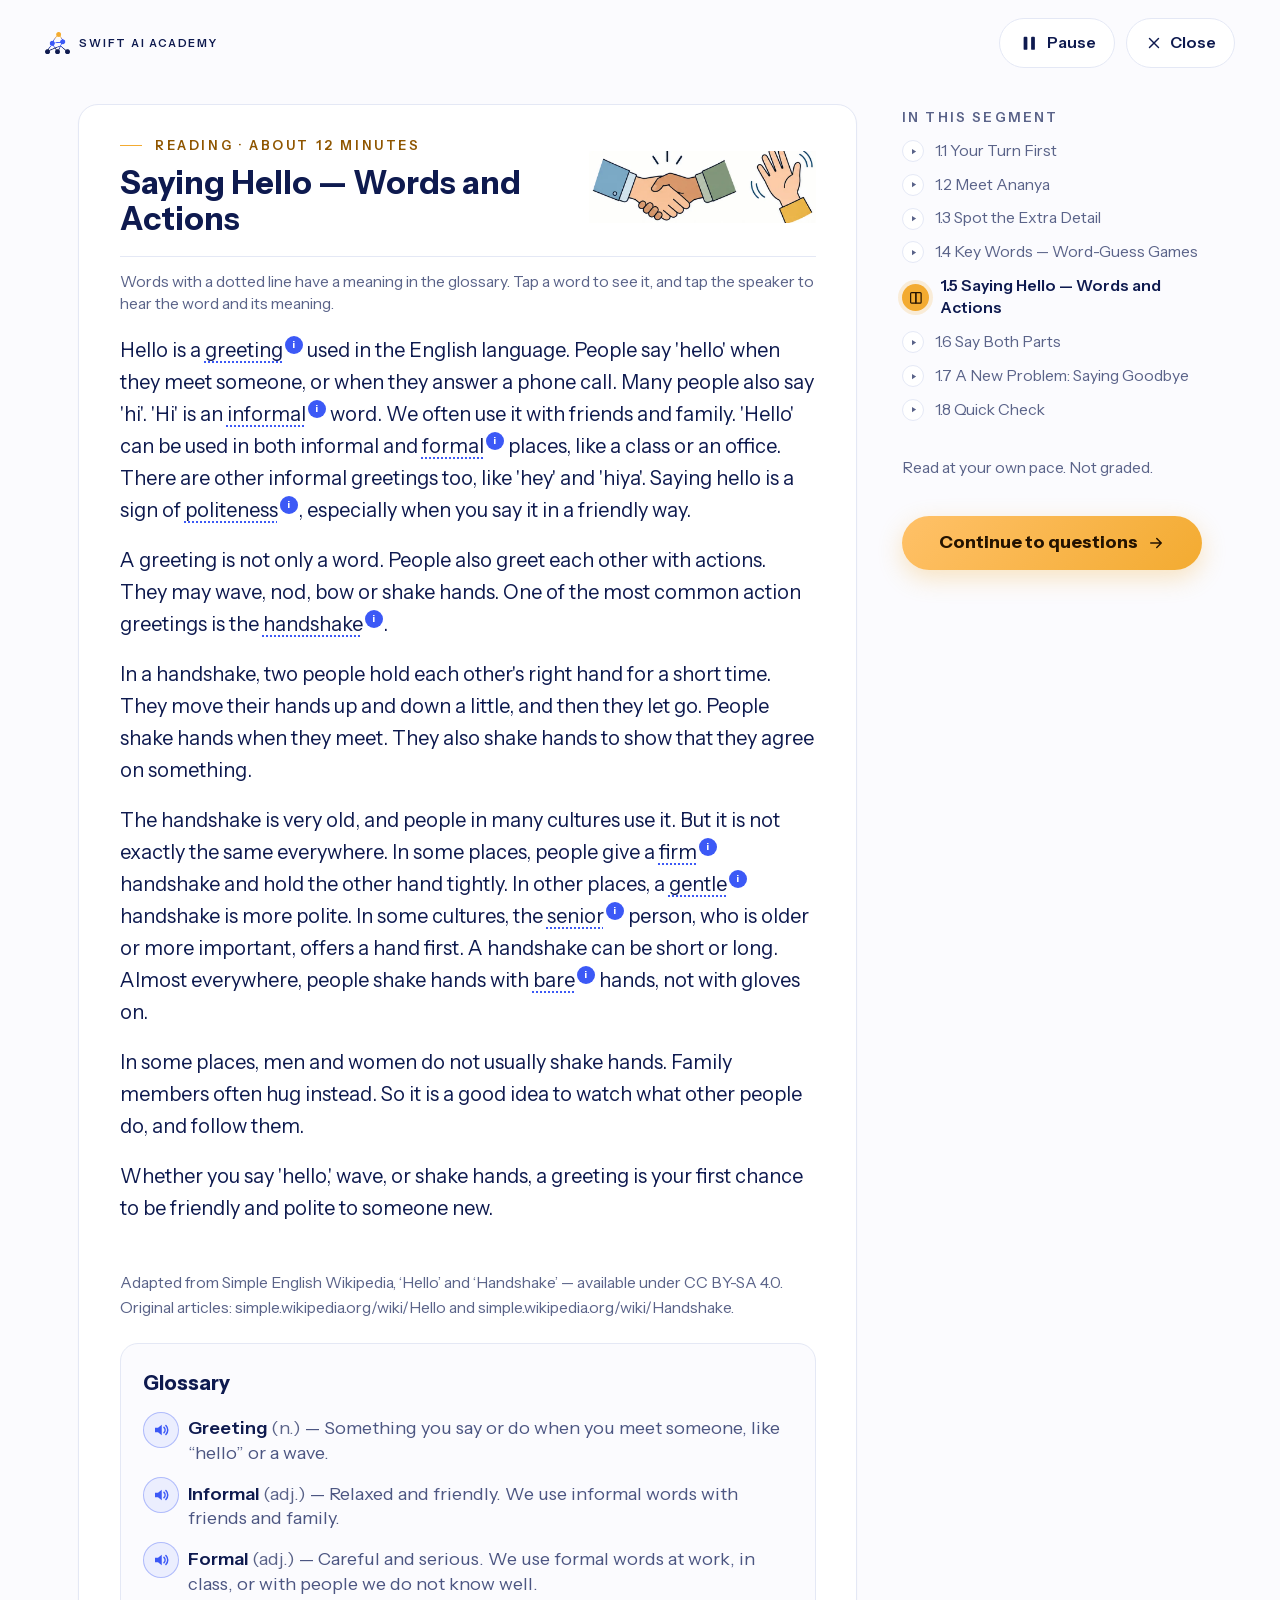
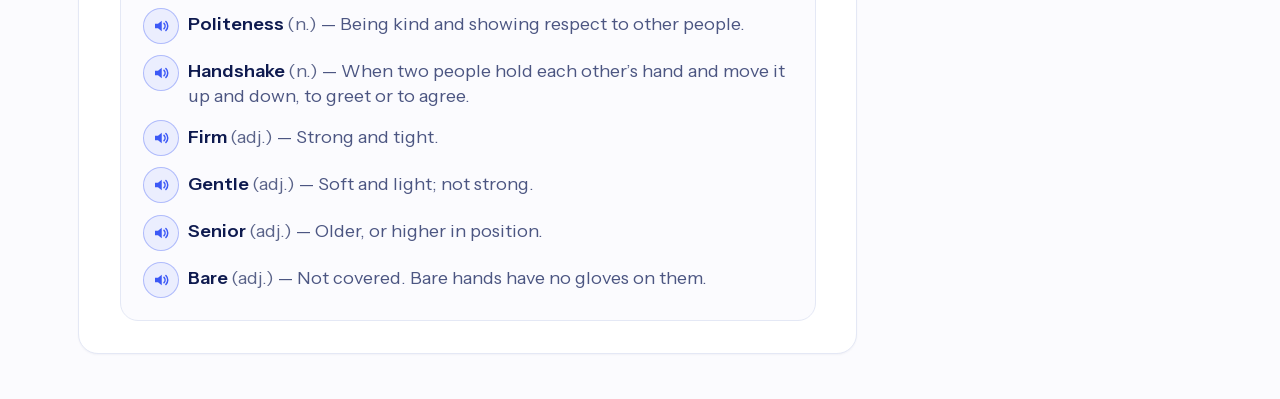
<file: index.html>
<!DOCTYPE html><html lang="en" class="Vgh3NW_variable NKU_Lq_variable h-full antialiased"><head><meta charSet="utf-8"/><meta name="viewport" content="width=device-width, initial-scale=1"/><link rel="preload" href="./_next/static/media/dc6d2a64e9dbf3bc-s.p.3mjzw95c0-_52.woff2" as="font" crossorigin="" type="font/woff2"/><link rel="preload" href="./_next/static/media/f06bf9da926bae75-s.p.2874ccu1_u7jf.woff2" as="font" crossorigin="" type="font/woff2"/><link rel="stylesheet" href="./_next/static/chunks/3xs5hng95fgbe.css" data-precedence="next"/><link rel="preload" as="script" fetchPriority="low" href="./_next/static/chunks/3333gs1h_w689.js"/><script src="./_next/static/chunks/40dt_obvaaqts.js" async=""></script><script src="./_next/static/chunks/3dmm3v_fq28gc.js" async=""></script><script src="./_next/static/chunks/turbopack-1gg8ko_ilveme.js" async=""></script><script src="./_next/static/chunks/0umf92h1sb77c.js" async=""></script><script src="./_next/static/chunks/33gt0_tsm--z5.js" async=""></script><title>Meeting Someone New</title><meta name="description" content="Everyday Workplace Communication — Module 1, Segment 1, Stages 1.1–1.8."/><link rel="icon" href="/favicon.ico?favicon.117ezoe8m31dk.ico" sizes="48x48" type="image/x-icon"/><meta name="next-size-adjust" content=""/><script src="./_next/static/chunks/0cz1d0mv5g_q7.js" noModule=""></script></head><body class="min-h-full"><div hidden=""><!--$--><!--/$--></div><!--$--><!--/$--><script id="_R_">(globalThis["TURBOPACK"] || (globalThis["TURBOPACK"] = [])).push({"otherChunks":["static/chunks/3333gs1h_w689.js","static/chunks/40dt_obvaaqts.js","static/chunks/3dmm3v_fq28gc.js"],"runtimeModuleIds":[94553]});</script><script src="./_next/static/chunks/3333gs1h_w689.js" async=""></script><script>(self.__next_f=self.__next_f||[]).push([0])</script><script>self.__next_f.push([1,"1:\"$Sreact.fragment\"\n2:\"./_next/static/chunks/0umf92h1sb77c.js\"\n3:I[39756,[\"$2\"],\"default\"]\n4:I[37457,[\"$2\"],\"default\"]\n6:\"./_next/static/chunks/33gt0_tsm--z5.js\"\n7:I[2035,[\"$2\",\"$6\"],\"StandaloneStage\"]\n8:I[97367,[\"$2\"],\"OutletBoundary\"]\n9:\"$Sreact.suspense\"\nb:\"ViewportBoundary\"\nc:I[97367,[\"$2\"],\"$b\"]\ne:\"MetadataBoundary\"\nf:I[97367,[\"$2\"],\"$e\"]\n11:I[68027,[\"$2\"],\"default\",1]\n:HL[\"./_next/static/chunks/3xs5hng95fgbe.css\",\"style\"]\n:HL[\"./_next/static/media/dc6d2a64e9dbf3bc-s.p.3mjzw95c0-_52.woff2\",\"font\",{\"crossOrigin\":\"\",\"type\":\"font/woff2\"}]\n:HL[\"./_next/static/media/f06bf9da926bae75-s.p.2874ccu1_u7jf.woff2\",\"font\",{\"crossOrigin\":\"\",\"type\":\"font/woff2\"}]\n5:[[\"children\",{\"s\":\"__PAGE__\",\"h\":512,\"d\":{\"r\":[\"$\",\"$1\",\"c\",{\"children\":[[\"$\",\"$L7\",null,{}],[[\"$\",\"script\",\"script-0\",{\"src\":\"./_next/static/chunks/33gt0_tsm--z5.js\",\"async\":true,\"nonce\":\"$undefined\"}]],[\"$\",\"$L8\",null,{\"children\":[\"$\",\"$9\",null,{\"name\":\"Next.MetadataOutlet\",\"children\":\"$@a\"}]}]]}],\"p\":false,\"v\":null}}]]\n0:{\"P\":null,\"c\":[\"\",\"\"],\"q\":\"\",\"i\":false,\"t\":{\"t\":{\"s\":\"\",\"h\":528,\"d\":{\"r\":[\"$\",\"$1\",\"c\",{\"children\":[[[\"$\",\"link\",\"0\",{\"rel\":\"stylesheet\",\"href\":\"./_next/static/chunks/3xs5hng95fgbe.css\",\"precedence\":\"next\",\"crossOrigin\":\"$undefined\",\"nonce\":\"$undefined\"}],[\"$\",\"script\",\"script-0\",{\"src\":\"./_next/static/chunks/0umf92h1sb77c.js\",\"async\":true,\"nonce\":\"$undefined\"}]],[\"$\",\"html\",null,{\"lang\":\"en\",\"className\":\"Vgh3NW_variable NKU_Lq_variable h-full antialiased\",\"children\":[\"$\",\"body\",null,{\"className\":\"min-h-full\",\"children\":[\"$\",\"$L3\",null,{\"parallelRouterKey\":\"children\",\"error\":\"$undefined\",\"errorStyles\":\"$undefined\",\"errorScripts\":\"$undefined\",\"template\":[\"$\",\"$L4\",null,{}],\"templateStyles\":\"$undefined\",\"templateScripts\":\"$undefined\",\"notFound\":[[[\"$\",\"title\",null,{\"children\":\"404: This page could not be found.\"}],[\"$\",\"div\",null,{\"style\":{\"fontFamily\":\"system-ui,\\\"Segoe UI\\\",Roboto,Helvetica,Arial,sans-serif,\\\"Apple Color Emoji\\\",\\\"Segoe UI Emoji\\\"\",\"height\":\"100vh\",\"textAlign\":\"center\",\"display\":\"flex\",\"flexDirection\":\"column\",\"alignItems\":\"center\",\"justifyContent\":\"center\"},\"children\":[\"$\",\"div\",null,{\"children\":[[\"$\",\"style\",null,{\"dangerouslySetInnerHTML\":{\"__html\":\"body{color:#000;background:#fff;margin:0}.next-error-h1{border-right:1px solid rgba(0,0,0,.3)}@media (prefers-color-scheme:dark){body{color:#fff;background:#000}.next-error-h1{border-right:1px solid rgba(255,255,255,.3)}}\"}}],[\"$\",\"h1\",null,{\"className\":\"next-error-h1\",\"style\":{\"display\":\"inline-block\",\"margin\":\"0 20px 0 0\",\"padding\":\"0 23px 0 0\",\"fontSize\":24,\"fontWeight\":500,\"verticalAlign\":\"top\",\"lineHeight\":\"49px\"},\"children\":404}],[\"$\",\"div\",null,{\"style\":{\"display\":\"inline-block\"},\"children\":[\"$\",\"h2\",null,{\"style\":{\"fontSize\":14,\"fontWeight\":400,\"lineHeight\":\"49px\",\"margin\":0},\"children\":\"This page could not be found.\"}]}]]}]}]],[]],\"forbidden\":\"$undefined\",\"unauthorized\":\"$undefined\"}]}]}]]}],\"p\":false,\"v\":null},\"c\":\"$Q5\"},\"h\":{\"r\":[\"$\",\"$1\",\"h\",{\"children\":[null,[\"$\",\"$Lc\",null,{\"children\":\"$Ld\"}],[\"$\",\"$Lf\",null,{\"children\":[[\"$\",\"div\",null,{\"hidden\":true,\"children\":[\"$\",\"$9\",null,{\"name\":\"Next.Metadata\",\"children\":\"$L10\"}]}],null]}],[\"$\",\"meta\",null,{\"name\":\"next-size-adjust\",\"content\":\"\"}]]}],\"p\":false,\"v\":null}},\"m\":\"$undefined\",\"G\":[\"$11\",[[\"$\",\"link\",\"0\",{\"rel\":\"stylesheet\",\"href\":\"./_next/static/chunks/3xs5hng95fgbe.css\",\"precedence\":\"next\",\"crossOrigin\":\"$undefined\",\"nonce\":\"$undefined\"}]]],\"S\":true,\"r\":\"$undefined\",\"s\":\"$undefined\",\"a\":\"$undefined\",\"l\":\"$undefined\",\"p\":\"$undefined\",\"d\":\"$undefined\",\"b\":\"5Rs9uZaspdfq0yvVsmB-M\"}\nd:[[\"$\",\"meta\",\"0\",{\"charSet\":\"utf-8\"}],[\"$\",\"meta\",\"1\",{\"name\":\"viewport\",\"content\":\"width=device-width, initial-scale=1\"}]]\n12:I[27201,[\"$2\"],\"IconMark\"]\na:null\n10:[[\"$\",\"title\",\"0\",{\"children\":\"Meeting Someone New\"}],[\"$\",\"meta\",\"1\",{\"name\":\"description\",\"content\":\"Everyday Workplace Communication — Module 1, Segment 1, Stages 1.1–1.8.\"}],[\"$\",\"link\",\"2\",{\"rel\":\"icon\",\"href\":\"/favicon.ico?favicon.117ezoe8m31dk.ico\",\"sizes\":\"48x48\",\"type\":\"image/x-icon\"}],[\"$\",\"$L12\",\"3\",{}]]\n"])</script></body></html>
</file>
<file: _next/static/chunks/3xs5hng95fgbe.css>
@font-face{font-family:Noto Sans;font-style:normal;font-weight:400;font-stretch:100%;font-display:swap;src:url(../media/d0daeb77ad486505-s.1qp4msj8oy5kg.woff2)format("woff2");unicode-range:U+460-52F,U+1C80-1C8A,U+20B4,U+2DE0-2DFF,U+A640-A69F,U+FE2E-FE2F}@font-face{font-family:Noto Sans;font-style:normal;font-weight:400;font-stretch:100%;font-display:swap;src:url(../media/13c8bea787795a91-s.1undqm_-sukdc.woff2)format("woff2");unicode-range:U+301,U+400-45F,U+490-491,U+4B0-4B1,U+2116}@font-face{font-family:Noto Sans;font-style:normal;font-weight:400;font-stretch:100%;font-display:swap;src:url(../media/fb34704f4f4f68ab-s.3giajfo5uv2ys.woff2)format("woff2");unicode-range:U+900-97F,U+1CD0-1CF4,U+1CF7-1CF9,U+200C-200D,U+20A8,U+20B9,U+20F0,U+25CC,U+A830-A839,U+A8E0-A8FF,U+11B00-11B0A}@font-face{font-family:Noto Sans;font-style:normal;font-weight:400;font-stretch:100%;font-display:swap;src:url(../media/26229c3b890d5b41-s.2bg48w3oiort5.woff2)format("woff2");unicode-range:U+1F??}@font-face{font-family:Noto Sans;font-style:normal;font-weight:400;font-stretch:100%;font-display:swap;src:url(../media/ec173da4e4ac482c-s.1f0d9os9qfevp.woff2)format("woff2");unicode-range:U+370-377,U+37A-37F,U+384-38A,U+38C,U+38E-3A1,U+3A3-3FF}@font-face{font-family:Noto Sans;font-style:normal;font-weight:400;font-stretch:100%;font-display:swap;src:url(../media/eca1cc1e672884b5-s.28-lxb4pyxwvn.woff2)format("woff2");unicode-range:U+102-103,U+110-111,U+128-129,U+168-169,U+1A0-1A1,U+1AF-1B0,U+300-301,U+303-304,U+308-309,U+323,U+329,U+1EA0-1EF9,U+20AB}@font-face{font-family:Noto Sans;font-style:normal;font-weight:400;font-stretch:100%;font-display:swap;src:url(../media/05ce0245cbf07d46-s.1__0ydqd-xg_4.woff2)format("woff2");unicode-range:U+100-2BA,U+2BD-2C5,U+2C7-2CC,U+2CE-2D7,U+2DD-2FF,U+304,U+308,U+329,U+1D00-1DBF,U+1E00-1E9F,U+1EF2-1EFF,U+2020,U+20A0-20AB,U+20AD-20C4,U+2113,U+2C60-2C7F,U+A720-A7FF}@font-face{font-family:Noto Sans;font-style:normal;font-weight:400;font-stretch:100%;font-display:swap;src:url(../media/dc6d2a64e9dbf3bc-s.p.3mjzw95c0-_52.woff2)format("woff2");unicode-range:U+??,U+131,U+152-153,U+2BB-2BC,U+2C6,U+2DA,U+2DC,U+304,U+308,U+329,U+2000-206F,U+20AC,U+2122,U+2191,U+2193,U+2212,U+2215,U+FEFF,U+FFFD}@font-face{font-family:Noto Sans;font-style:normal;font-weight:500;font-stretch:100%;font-display:swap;src:url(../media/d0daeb77ad486505-s.1qp4msj8oy5kg.woff2)format("woff2");unicode-range:U+460-52F,U+1C80-1C8A,U+20B4,U+2DE0-2DFF,U+A640-A69F,U+FE2E-FE2F}@font-face{font-family:Noto Sans;font-style:normal;font-weight:500;font-stretch:100%;font-display:swap;src:url(../media/13c8bea787795a91-s.1undqm_-sukdc.woff2)format("woff2");unicode-range:U+301,U+400-45F,U+490-491,U+4B0-4B1,U+2116}@font-face{font-family:Noto Sans;font-style:normal;font-weight:500;font-stretch:100%;font-display:swap;src:url(../media/fb34704f4f4f68ab-s.3giajfo5uv2ys.woff2)format("woff2");unicode-range:U+900-97F,U+1CD0-1CF4,U+1CF7-1CF9,U+200C-200D,U+20A8,U+20B9,U+20F0,U+25CC,U+A830-A839,U+A8E0-A8FF,U+11B00-11B0A}@font-face{font-family:Noto Sans;font-style:normal;font-weight:500;font-stretch:100%;font-display:swap;src:url(../media/26229c3b890d5b41-s.2bg48w3oiort5.woff2)format("woff2");unicode-range:U+1F??}@font-face{font-family:Noto Sans;font-style:normal;font-weight:500;font-stretch:100%;font-display:swap;src:url(../media/ec173da4e4ac482c-s.1f0d9os9qfevp.woff2)format("woff2");unicode-range:U+370-377,U+37A-37F,U+384-38A,U+38C,U+38E-3A1,U+3A3-3FF}@font-face{font-family:Noto Sans;font-style:normal;font-weight:500;font-stretch:100%;font-display:swap;src:url(../media/eca1cc1e672884b5-s.28-lxb4pyxwvn.woff2)format("woff2");unicode-range:U+102-103,U+110-111,U+128-129,U+168-169,U+1A0-1A1,U+1AF-1B0,U+300-301,U+303-304,U+308-309,U+323,U+329,U+1EA0-1EF9,U+20AB}@font-face{font-family:Noto Sans;font-style:normal;font-weight:500;font-stretch:100%;font-display:swap;src:url(../media/05ce0245cbf07d46-s.1__0ydqd-xg_4.woff2)format("woff2");unicode-range:U+100-2BA,U+2BD-2C5,U+2C7-2CC,U+2CE-2D7,U+2DD-2FF,U+304,U+308,U+329,U+1D00-1DBF,U+1E00-1E9F,U+1EF2-1EFF,U+2020,U+20A0-20AB,U+20AD-20C4,U+2113,U+2C60-2C7F,U+A720-A7FF}@font-face{font-family:Noto Sans;font-style:normal;font-weight:500;font-stretch:100%;font-display:swap;src:url(../media/dc6d2a64e9dbf3bc-s.p.3mjzw95c0-_52.woff2)format("woff2");unicode-range:U+??,U+131,U+152-153,U+2BB-2BC,U+2C6,U+2DA,U+2DC,U+304,U+308,U+329,U+2000-206F,U+20AC,U+2122,U+2191,U+2193,U+2212,U+2215,U+FEFF,U+FFFD}@font-face{font-family:Noto Sans;font-style:normal;font-weight:600;font-stretch:100%;font-display:swap;src:url(../media/d0daeb77ad486505-s.1qp4msj8oy5kg.woff2)format("woff2");unicode-range:U+460-52F,U+1C80-1C8A,U+20B4,U+2DE0-2DFF,U+A640-A69F,U+FE2E-FE2F}@font-face{font-family:Noto Sans;font-style:normal;font-weight:600;font-stretch:100%;font-display:swap;src:url(../media/13c8bea787795a91-s.1undqm_-sukdc.woff2)format("woff2");unicode-range:U+301,U+400-45F,U+490-491,U+4B0-4B1,U+2116}@font-face{font-family:Noto Sans;font-style:normal;font-weight:600;font-stretch:100%;font-display:swap;src:url(../media/fb34704f4f4f68ab-s.3giajfo5uv2ys.woff2)format("woff2");unicode-range:U+900-97F,U+1CD0-1CF4,U+1CF7-1CF9,U+200C-200D,U+20A8,U+20B9,U+20F0,U+25CC,U+A830-A839,U+A8E0-A8FF,U+11B00-11B0A}@font-face{font-family:Noto Sans;font-style:normal;font-weight:600;font-stretch:100%;font-display:swap;src:url(../media/26229c3b890d5b41-s.2bg48w3oiort5.woff2)format("woff2");unicode-range:U+1F??}@font-face{font-family:Noto Sans;font-style:normal;font-weight:600;font-stretch:100%;font-display:swap;src:url(../media/ec173da4e4ac482c-s.1f0d9os9qfevp.woff2)format("woff2");unicode-range:U+370-377,U+37A-37F,U+384-38A,U+38C,U+38E-3A1,U+3A3-3FF}@font-face{font-family:Noto Sans;font-style:normal;font-weight:600;font-stretch:100%;font-display:swap;src:url(../media/eca1cc1e672884b5-s.28-lxb4pyxwvn.woff2)format("woff2");unicode-range:U+102-103,U+110-111,U+128-129,U+168-169,U+1A0-1A1,U+1AF-1B0,U+300-301,U+303-304,U+308-309,U+323,U+329,U+1EA0-1EF9,U+20AB}@font-face{font-family:Noto Sans;font-style:normal;font-weight:600;font-stretch:100%;font-display:swap;src:url(../media/05ce0245cbf07d46-s.1__0ydqd-xg_4.woff2)format("woff2");unicode-range:U+100-2BA,U+2BD-2C5,U+2C7-2CC,U+2CE-2D7,U+2DD-2FF,U+304,U+308,U+329,U+1D00-1DBF,U+1E00-1E9F,U+1EF2-1EFF,U+2020,U+20A0-20AB,U+20AD-20C4,U+2113,U+2C60-2C7F,U+A720-A7FF}@font-face{font-family:Noto Sans;font-style:normal;font-weight:600;font-stretch:100%;font-display:swap;src:url(../media/dc6d2a64e9dbf3bc-s.p.3mjzw95c0-_52.woff2)format("woff2");unicode-range:U+??,U+131,U+152-153,U+2BB-2BC,U+2C6,U+2DA,U+2DC,U+304,U+308,U+329,U+2000-206F,U+20AC,U+2122,U+2191,U+2193,U+2212,U+2215,U+FEFF,U+FFFD}@font-face{font-family:Noto Sans;font-style:normal;font-weight:700;font-stretch:100%;font-display:swap;src:url(../media/d0daeb77ad486505-s.1qp4msj8oy5kg.woff2)format("woff2");unicode-range:U+460-52F,U+1C80-1C8A,U+20B4,U+2DE0-2DFF,U+A640-A69F,U+FE2E-FE2F}@font-face{font-family:Noto Sans;font-style:normal;font-weight:700;font-stretch:100%;font-display:swap;src:url(../media/13c8bea787795a91-s.1undqm_-sukdc.woff2)format("woff2");unicode-range:U+301,U+400-45F,U+490-491,U+4B0-4B1,U+2116}@font-face{font-family:Noto Sans;font-style:normal;font-weight:700;font-stretch:100%;font-display:swap;src:url(../media/fb34704f4f4f68ab-s.3giajfo5uv2ys.woff2)format("woff2");unicode-range:U+900-97F,U+1CD0-1CF4,U+1CF7-1CF9,U+200C-200D,U+20A8,U+20B9,U+20F0,U+25CC,U+A830-A839,U+A8E0-A8FF,U+11B00-11B0A}@font-face{font-family:Noto Sans;font-style:normal;font-weight:700;font-stretch:100%;font-display:swap;src:url(../media/26229c3b890d5b41-s.2bg48w3oiort5.woff2)format("woff2");unicode-range:U+1F??}@font-face{font-family:Noto Sans;font-style:normal;font-weight:700;font-stretch:100%;font-display:swap;src:url(../media/ec173da4e4ac482c-s.1f0d9os9qfevp.woff2)format("woff2");unicode-range:U+370-377,U+37A-37F,U+384-38A,U+38C,U+38E-3A1,U+3A3-3FF}@font-face{font-family:Noto Sans;font-style:normal;font-weight:700;font-stretch:100%;font-display:swap;src:url(../media/eca1cc1e672884b5-s.28-lxb4pyxwvn.woff2)format("woff2");unicode-range:U+102-103,U+110-111,U+128-129,U+168-169,U+1A0-1A1,U+1AF-1B0,U+300-301,U+303-304,U+308-309,U+323,U+329,U+1EA0-1EF9,U+20AB}@font-face{font-family:Noto Sans;font-style:normal;font-weight:700;font-stretch:100%;font-display:swap;src:url(../media/05ce0245cbf07d46-s.1__0ydqd-xg_4.woff2)format("woff2");unicode-range:U+100-2BA,U+2BD-2C5,U+2C7-2CC,U+2CE-2D7,U+2DD-2FF,U+304,U+308,U+329,U+1D00-1DBF,U+1E00-1E9F,U+1EF2-1EFF,U+2020,U+20A0-20AB,U+20AD-20C4,U+2113,U+2C60-2C7F,U+A720-A7FF}@font-face{font-family:Noto Sans;font-style:normal;font-weight:700;font-stretch:100%;font-display:swap;src:url(../media/dc6d2a64e9dbf3bc-s.p.3mjzw95c0-_52.woff2)format("woff2");unicode-range:U+??,U+131,U+152-153,U+2BB-2BC,U+2C6,U+2DA,U+2DC,U+304,U+308,U+329,U+2000-206F,U+20AC,U+2122,U+2191,U+2193,U+2212,U+2215,U+FEFF,U+FFFD}@font-face{font-family:Noto Sans Fallback;src:local(Arial);ascent-override:100.54%;descent-override:27.56%;line-gap-override:0.0%;size-adjust:106.33%}.Vgh3NW_className{font-family:Noto Sans,Noto Sans Fallback;font-style:normal}.Vgh3NW_variable{--font-noto:"Noto Sans", "Noto Sans Fallback"}
@font-face{font-family:Instrument Sans;font-style:normal;font-weight:400;font-stretch:100%;font-display:swap;src:url(../media/c7f47671e39f7787-s.0klc_mi0-5f4_.woff2)format("woff2");unicode-range:U+100-2BA,U+2BD-2C5,U+2C7-2CC,U+2CE-2D7,U+2DD-2FF,U+304,U+308,U+329,U+1D00-1DBF,U+1E00-1E9F,U+1EF2-1EFF,U+2020,U+20A0-20AB,U+20AD-20C4,U+2113,U+2C60-2C7F,U+A720-A7FF}@font-face{font-family:Instrument Sans;font-style:normal;font-weight:400;font-stretch:100%;font-display:swap;src:url(../media/f06bf9da926bae75-s.p.2874ccu1_u7jf.woff2)format("woff2");unicode-range:U+??,U+131,U+152-153,U+2BB-2BC,U+2C6,U+2DA,U+2DC,U+304,U+308,U+329,U+2000-206F,U+20AC,U+2122,U+2191,U+2193,U+2212,U+2215,U+FEFF,U+FFFD}@font-face{font-family:Instrument Sans;font-style:normal;font-weight:500;font-stretch:100%;font-display:swap;src:url(../media/c7f47671e39f7787-s.0klc_mi0-5f4_.woff2)format("woff2");unicode-range:U+100-2BA,U+2BD-2C5,U+2C7-2CC,U+2CE-2D7,U+2DD-2FF,U+304,U+308,U+329,U+1D00-1DBF,U+1E00-1E9F,U+1EF2-1EFF,U+2020,U+20A0-20AB,U+20AD-20C4,U+2113,U+2C60-2C7F,U+A720-A7FF}@font-face{font-family:Instrument Sans;font-style:normal;font-weight:500;font-stretch:100%;font-display:swap;src:url(../media/f06bf9da926bae75-s.p.2874ccu1_u7jf.woff2)format("woff2");unicode-range:U+??,U+131,U+152-153,U+2BB-2BC,U+2C6,U+2DA,U+2DC,U+304,U+308,U+329,U+2000-206F,U+20AC,U+2122,U+2191,U+2193,U+2212,U+2215,U+FEFF,U+FFFD}@font-face{font-family:Instrument Sans;font-style:normal;font-weight:600;font-stretch:100%;font-display:swap;src:url(../media/c7f47671e39f7787-s.0klc_mi0-5f4_.woff2)format("woff2");unicode-range:U+100-2BA,U+2BD-2C5,U+2C7-2CC,U+2CE-2D7,U+2DD-2FF,U+304,U+308,U+329,U+1D00-1DBF,U+1E00-1E9F,U+1EF2-1EFF,U+2020,U+20A0-20AB,U+20AD-20C4,U+2113,U+2C60-2C7F,U+A720-A7FF}@font-face{font-family:Instrument Sans;font-style:normal;font-weight:600;font-stretch:100%;font-display:swap;src:url(../media/f06bf9da926bae75-s.p.2874ccu1_u7jf.woff2)format("woff2");unicode-range:U+??,U+131,U+152-153,U+2BB-2BC,U+2C6,U+2DA,U+2DC,U+304,U+308,U+329,U+2000-206F,U+20AC,U+2122,U+2191,U+2193,U+2212,U+2215,U+FEFF,U+FFFD}@font-face{font-family:Instrument Sans;font-style:normal;font-weight:700;font-stretch:100%;font-display:swap;src:url(../media/c7f47671e39f7787-s.0klc_mi0-5f4_.woff2)format("woff2");unicode-range:U+100-2BA,U+2BD-2C5,U+2C7-2CC,U+2CE-2D7,U+2DD-2FF,U+304,U+308,U+329,U+1D00-1DBF,U+1E00-1E9F,U+1EF2-1EFF,U+2020,U+20A0-20AB,U+20AD-20C4,U+2113,U+2C60-2C7F,U+A720-A7FF}@font-face{font-family:Instrument Sans;font-style:normal;font-weight:700;font-stretch:100%;font-display:swap;src:url(../media/f06bf9da926bae75-s.p.2874ccu1_u7jf.woff2)format("woff2");unicode-range:U+??,U+131,U+152-153,U+2BB-2BC,U+2C6,U+2DA,U+2DC,U+304,U+308,U+329,U+2000-206F,U+20AC,U+2122,U+2191,U+2193,U+2212,U+2215,U+FEFF,U+FFFD}@font-face{font-family:Instrument Sans Fallback;src:local(Arial);ascent-override:94.42%;descent-override:24.33%;line-gap-override:0.0%;size-adjust:102.74%}.NKU_Lq_className{font-family:Instrument Sans,Instrument Sans Fallback;font-style:normal}.NKU_Lq_variable{--font-instrument:"Instrument Sans", "Instrument Sans Fallback"}
@layer properties{@supports (((-webkit-hyphens:none)) and (not (margin-trim:inline))) or ((-moz-orient:inline) and (not (color:rgb(from red r g b)))){*,:before,:after,::backdrop{--tw-translate-x:0;--tw-translate-y:0;--tw-translate-z:0;--tw-scale-x:1;--tw-scale-y:1;--tw-scale-z:1;--tw-border-style:solid;--tw-leading:initial;--tw-font-weight:initial;--tw-tracking:initial;--tw-ordinal:initial;--tw-slashed-zero:initial;--tw-numeric-figure:initial;--tw-numeric-spacing:initial;--tw-numeric-fraction:initial;--tw-shadow:0 0 #0000;--tw-shadow-color:initial;--tw-shadow-alpha:100%;--tw-inset-shadow:0 0 #0000;--tw-inset-shadow-color:initial;--tw-inset-shadow-alpha:100%;--tw-ring-color:initial;--tw-ring-shadow:0 0 #0000;--tw-inset-ring-color:initial;--tw-inset-ring-shadow:0 0 #0000;--tw-ring-inset:initial;--tw-ring-offset-width:0px;--tw-ring-offset-color:#fff;--tw-ring-offset-shadow:0 0 #0000;--tw-blur:initial;--tw-brightness:initial;--tw-contrast:initial;--tw-grayscale:initial;--tw-hue-rotate:initial;--tw-invert:initial;--tw-opacity:initial;--tw-saturate:initial;--tw-sepia:initial;--tw-drop-shadow:initial;--tw-drop-shadow-color:initial;--tw-drop-shadow-alpha:100%;--tw-drop-shadow-size:initial;--tw-backdrop-blur:initial;--tw-backdrop-brightness:initial;--tw-backdrop-contrast:initial;--tw-backdrop-grayscale:initial;--tw-backdrop-hue-rotate:initial;--tw-backdrop-invert:initial;--tw-backdrop-opacity:initial;--tw-backdrop-saturate:initial;--tw-backdrop-sepia:initial;--tw-duration:initial;--tw-content:"";--tw-outline-style:solid}}}@layer theme{:root,:host{--font-mono:ui-monospace, SFMono-Regular, Menlo, Monaco, Consolas, "Liberation Mono", "Courier New", monospace;--color-white:#fff;--spacing:.25rem;--container-sm:24rem;--container-md:28rem;--container-xl:36rem;--container-2xl:42rem;--container-3xl:48rem;--container-4xl:56rem;--container-5xl:64rem;--container-7xl:80rem;--text-xs:.75rem;--text-xs--line-height:calc(1 / .75);--text-sm:.875rem;--text-sm--line-height:calc(1.25 / .875);--text-base:1rem;--text-base--line-height:calc(1.5 / 1);--text-lg:1.125rem;--text-lg--line-height:calc(1.75 / 1.125);--text-xl:1.25rem;--text-xl--line-height:calc(1.75 / 1.25);--text-2xl:1.5rem;--text-2xl--line-height:calc(2 / 1.5);--text-3xl:1.875rem;--text-3xl--line-height:calc(2.25 / 1.875);--text-4xl:2.25rem;--text-4xl--line-height:calc(2.5 / 2.25);--text-5xl:3rem;--text-5xl--line-height:1;--text-6xl:3.75rem;--text-6xl--line-height:1;--font-weight-normal:400;--font-weight-semibold:600;--font-weight-bold:700;--font-weight-extrabold:800;--tracking-wide:.025em;--tracking-widest:.1em;--leading-tight:1.25;--leading-snug:1.375;--leading-relaxed:1.625;--radius-sm:.25rem;--radius-md:.375rem;--radius-lg:.5rem;--radius-xl:.75rem;--radius-2xl:1rem;--radius-3xl:1.5rem;--blur-sm:8px;--default-transition-duration:.15s;--default-transition-timing-function:cubic-bezier(.4, 0, .2, 1);--default-font-family:var(--font-noto), ui-sans-serif, system-ui, sans-serif;--default-mono-font-family:var(--font-mono)}}@layer base{*,:after,:before,::backdrop{box-sizing:border-box;border:0 solid;margin:0;padding:0}::file-selector-button{box-sizing:border-box;border:0 solid;margin:0;padding:0}html,:host{-webkit-text-size-adjust:100%;tab-size:4;line-height:1.5;font-family:var(--default-font-family,-apple-system, BlinkMacSystemFont, "Segoe UI", Roboto, "Helvetica Neue", "Noto Sans", Arial, sans-serif, "Apple Color Emoji", "Segoe UI Emoji", "Segoe UI Symbol", "Noto Color Emoji");font-feature-settings:var(--default-font-feature-settings,normal);font-variation-settings:var(--default-font-variation-settings,normal);-webkit-tap-highlight-color:transparent}hr{height:0;color:inherit;border-top-width:1px}abbr:where([title]){-webkit-text-decoration:underline dotted;text-decoration:underline dotted}h1,h2,h3,h4,h5,h6{font-size:inherit;font-weight:inherit}a{color:inherit;-webkit-text-decoration:inherit;-webkit-text-decoration:inherit;-webkit-text-decoration:inherit;-webkit-text-decoration:inherit;text-decoration:inherit}b,strong{font-weight:bolder}code,kbd,samp,pre{font-family:var(--default-mono-font-family,ui-monospace, SFMono-Regular, Menlo, Monaco, Consolas, "Liberation Mono", "Courier New", monospace);font-feature-settings:var(--default-mono-font-feature-settings,normal);font-variation-settings:var(--default-mono-font-variation-settings,normal);font-size:1em}small{font-size:80%}sub,sup{vertical-align:baseline;font-size:75%;line-height:0;position:relative}sub{bottom:-.25em}sup{top:-.5em}table{text-indent:0;border-color:inherit;border-collapse:collapse}:-moz-focusring:where(:not(iframe)){outline:auto}progress{vertical-align:baseline}summary{display:list-item}ol,ul,menu{list-style:none}img,svg,video,canvas,audio,iframe,embed,object{vertical-align:middle;display:block}img,video{max-width:100%;height:auto}button,input,select,optgroup,textarea{font:inherit;font-feature-settings:inherit;font-variation-settings:inherit;letter-spacing:inherit;color:inherit;opacity:1;background-color:#0000;border-radius:0}::file-selector-button{font:inherit;font-feature-settings:inherit;font-variation-settings:inherit;letter-spacing:inherit;color:inherit;opacity:1;background-color:#0000;border-radius:0}:where(select:is([multiple],[size])) optgroup{font-weight:bolder}:where(select:is([multiple],[size])) optgroup option{padding-inline-start:20px}::file-selector-button{margin-inline-end:4px}::placeholder{opacity:1}@supports (not ((-webkit-appearance:-apple-pay-button))) or (contain-intrinsic-size:1px){::placeholder{color:currentColor}@supports (color:color-mix(in lab, red, red)){::placeholder{color:color-mix(in oklab, currentcolor 50%, transparent)}}}textarea{resize:vertical}::-webkit-search-decoration{-webkit-appearance:none}::-webkit-date-and-time-value{min-height:1lh;text-align:inherit}::-webkit-datetime-edit{display:inline-flex}::-webkit-datetime-edit-fields-wrapper{padding:0}::-webkit-datetime-edit{padding-block:0}::-webkit-datetime-edit-year-field{padding-block:0}::-webkit-datetime-edit-month-field{padding-block:0}::-webkit-datetime-edit-day-field{padding-block:0}::-webkit-datetime-edit-hour-field{padding-block:0}::-webkit-datetime-edit-minute-field{padding-block:0}::-webkit-datetime-edit-second-field{padding-block:0}::-webkit-datetime-edit-millisecond-field{padding-block:0}::-webkit-datetime-edit-meridiem-field{padding-block:0}::-webkit-calendar-picker-indicator{line-height:1}:-moz-ui-invalid{box-shadow:none}button,input:where([type=button],[type=reset],[type=submit]){appearance:button}::file-selector-button{appearance:button}::-webkit-inner-spin-button{height:auto}::-webkit-outer-spin-button{height:auto}[hidden]:where(:not([hidden=until-found])){display:none!important}}@layer components{.btn-main{min-height:calc(var(--spacing) * 14);min-width:calc(var(--spacing) * 32);justify-content:center;align-items:center;gap:calc(var(--spacing) * 2);background-color:var(--primary);padding-inline:calc(var(--spacing) * 7);font-size:var(--text-lg);line-height:var(--tw-leading,var(--text-lg--line-height));--tw-font-weight:var(--font-weight-bold);font-weight:var(--font-weight-bold);color:var(--color-white);--tw-shadow:0 4px 6px -1px var(--tw-shadow-color,#0000001a), 0 2px 4px -2px var(--tw-shadow-color,#0000001a);box-shadow:var(--tw-inset-shadow), var(--tw-inset-ring-shadow), var(--tw-ring-offset-shadow), var(--tw-ring-shadow), var(--tw-shadow);transition-property:color,background-color,border-color,outline-color,text-decoration-color,fill,stroke,--tw-gradient-from,--tw-gradient-via,--tw-gradient-to,opacity,box-shadow,transform,translate,scale,rotate,filter,-webkit-backdrop-filter,backdrop-filter,display,content-visibility,overlay,pointer-events;transition-timing-function:var(--tw-ease,var(--default-transition-timing-function));transition-duration:var(--tw-duration,var(--default-transition-duration));border-radius:2147483647px;display:inline-flex}@media (hover:hover){.btn-main:hover{background-color:var(--primary-hover)}}.btn-main:focus-visible{outline-style:var(--tw-outline-style);outline-width:1px;outline-style:var(--tw-outline-style);outline-offset:2px;outline-width:4px;outline-color:var(--heading)}.btn-main:disabled{cursor:not-allowed;--tw-shadow:0 0 #0000;box-shadow:var(--tw-inset-shadow), var(--tw-inset-ring-shadow), var(--tw-ring-offset-shadow), var(--tw-ring-shadow), var(--tw-shadow);background-color:#9aa6b8}.btn-secondary{min-height:calc(var(--spacing) * 12);justify-content:center;align-items:center;gap:calc(var(--spacing) * 2);border-style:var(--tw-border-style);border-width:2px;border-color:var(--primary);background-color:var(--color-white);padding-inline:calc(var(--spacing) * 5);font-size:var(--text-lg);line-height:var(--tw-leading,var(--text-lg--line-height));--tw-font-weight:var(--font-weight-semibold);font-weight:var(--font-weight-semibold);color:var(--primary);transition-property:color,background-color,border-color,outline-color,text-decoration-color,fill,stroke,--tw-gradient-from,--tw-gradient-via,--tw-gradient-to,opacity,box-shadow,transform,translate,scale,rotate,filter,-webkit-backdrop-filter,backdrop-filter,display,content-visibility,overlay,pointer-events;transition-timing-function:var(--tw-ease,var(--default-transition-timing-function));transition-duration:var(--tw-duration,var(--default-transition-duration));border-radius:2147483647px;display:inline-flex}@media (hover:hover){.btn-secondary:hover{background-color:var(--select-bg)}}.btn-secondary:focus-visible{outline-style:var(--tw-outline-style);outline-width:1px;outline-style:var(--tw-outline-style);outline-offset:2px;outline-width:4px;outline-color:var(--heading)}.btn-secondary:disabled{opacity:.5}.btn-quiet{min-height:calc(var(--spacing) * 11);justify-content:center;align-items:center;gap:calc(var(--spacing) * 2);background-color:var(--select-bg);padding-inline:calc(var(--spacing) * 4);font-size:var(--text-base);line-height:var(--tw-leading,var(--text-base--line-height));--tw-font-weight:var(--font-weight-semibold);font-weight:var(--font-weight-semibold);color:var(--primary);transition-property:color,background-color,border-color,outline-color,text-decoration-color,fill,stroke,--tw-gradient-from,--tw-gradient-via,--tw-gradient-to,opacity,box-shadow,transform,translate,scale,rotate,filter,-webkit-backdrop-filter,backdrop-filter,display,content-visibility,overlay,pointer-events;transition-timing-function:var(--tw-ease,var(--default-transition-timing-function));transition-duration:var(--tw-duration,var(--default-transition-duration));border-radius:2147483647px;display:inline-flex}@media (hover:hover){.btn-quiet:hover{--tw-brightness:brightness(95%);filter:var(--tw-blur,) var(--tw-brightness,) var(--tw-contrast,) var(--tw-grayscale,) var(--tw-hue-rotate,) var(--tw-invert,) var(--tw-saturate,) var(--tw-sepia,) var(--tw-drop-shadow,)}}.btn-quiet:focus-visible{outline-style:var(--tw-outline-style);outline-width:1px;outline-style:var(--tw-outline-style);outline-offset:2px;outline-width:4px;outline-color:var(--heading)}.btn-quiet:disabled{opacity:.5}.chip{min-height:calc(var(--spacing) * 14);justify-content:center;align-items:center;gap:calc(var(--spacing) * 3);border-radius:var(--radius-2xl);border-style:var(--tw-border-style);border-width:2px;border-color:var(--border);background-color:var(--color-white);padding-inline:calc(var(--spacing) * 5);padding-block:calc(var(--spacing) * 3);text-align:center;font-size:var(--text-xl);line-height:var(--tw-leading,var(--text-xl--line-height));--tw-font-weight:var(--font-weight-semibold);font-weight:var(--font-weight-semibold);color:var(--heading);transition-property:color,background-color,border-color,outline-color,text-decoration-color,fill,stroke,--tw-gradient-from,--tw-gradient-via,--tw-gradient-to,opacity,box-shadow,transform,translate,scale,rotate,filter,-webkit-backdrop-filter,backdrop-filter,display,content-visibility,overlay,pointer-events;transition-timing-function:var(--tw-ease,var(--default-transition-timing-function));transition-duration:var(--tw-duration,var(--default-transition-duration));display:flex;position:relative}@media (hover:hover){.chip:hover{border-color:var(--primary)}}.chip:focus-visible{outline-style:var(--tw-outline-style);outline-width:1px;outline-style:var(--tw-outline-style);outline-offset:2px;outline-width:4px;outline-color:var(--heading)}.chip:disabled{cursor:default}.chip[data-state=selected]{border-color:var(--primary);background-color:var(--select-bg)}.chip[data-state=right]{border-color:var(--success);background-color:var(--success-bg)}.chip[data-state=wrong]{border-color:var(--amber-border);background-color:var(--amber-bg);animation:.4s ease-in-out shake}.card{border-style:var(--tw-border-style);border-width:1px;border-color:var(--border);background-color:var(--color-white);padding:calc(var(--spacing) * 5);--tw-shadow:0 1px 3px 0 var(--tw-shadow-color,#0000001a), 0 1px 2px -1px var(--tw-shadow-color,#0000001a);box-shadow:var(--tw-inset-shadow), var(--tw-inset-ring-shadow), var(--tw-ring-offset-shadow), var(--tw-ring-shadow), var(--tw-shadow);border-radius:20px}@media (min-width:40rem){.card{padding:calc(var(--spacing) * 6)}}.text-input{border-radius:var(--radius-2xl);border-style:var(--tw-border-style);border-width:2px;border-color:var(--border);background-color:var(--color-white);width:100%;padding-inline:calc(var(--spacing) * 4);padding-block:calc(var(--spacing) * 3);font-size:var(--text-lg);line-height:var(--tw-leading,var(--text-lg--line-height));color:var(--heading)}.text-input::placeholder{color:#7c8496}.text-input:focus{border-color:var(--primary);--tw-outline-style:none;outline-style:none}.text-input:focus-visible{outline-style:var(--tw-outline-style);outline-width:1px;outline-style:var(--tw-outline-style);outline-offset:1px;outline-width:4px;outline-color:var(--primary)}.reading{font-size:20px;line-height:1.6}.btn-mic{background-color:var(--primary);color:var(--color-white);--tw-shadow:0 10px 15px -3px var(--tw-shadow-color,#0000001a), 0 4px 6px -4px var(--tw-shadow-color,#0000001a);box-shadow:var(--tw-inset-shadow), var(--tw-inset-ring-shadow), var(--tw-ring-offset-shadow), var(--tw-ring-shadow), var(--tw-shadow)}}@layer utilities{.visible{visibility:visible}.sr-only{clip-path:inset(50%);white-space:nowrap;border-width:0;width:1px;height:1px;margin:-1px;padding:0;position:absolute;overflow:hidden}.absolute{position:absolute}.fixed{position:fixed}.relative{position:relative}.static{position:static}.sticky{position:sticky}.inset-0{inset:0}.inset-x-4{inset-inline:calc(var(--spacing) * 4)}.top-0{top:0}.top-1\/2{top:50%}.top-2{top:calc(var(--spacing) * 2)}.top-3{top:calc(var(--spacing) * 3)}.top-full{top:100%}.right-2{right:calc(var(--spacing) * 2)}.right-3{right:calc(var(--spacing) * 3)}.right-8{right:calc(var(--spacing) * 8)}.-bottom-2\.5{bottom:calc(var(--spacing) * -2.5)}.bottom-0{bottom:0}.bottom-3{bottom:calc(var(--spacing) * 3)}.bottom-4{bottom:calc(var(--spacing) * 4)}.-left-2\.5{left:calc(var(--spacing) * -2.5)}.left-3{left:calc(var(--spacing) * 3)}.left-8{left:calc(var(--spacing) * 8)}.z-10{z-index:10}.z-20{z-index:20}.z-30{z-index:30}.z-50{z-index:50}.col-span-2{grid-column:span 2/span 2}.col-start-1{grid-column-start:1}.col-start-2{grid-column-start:2}.row-start-1{grid-row-start:1}.row-start-2{grid-row-start:2}.mx-1{margin-inline:var(--spacing)}.mx-auto{margin-inline:auto}.mt-1{margin-top:var(--spacing)}.mt-2{margin-top:calc(var(--spacing) * 2)}.mt-3{margin-top:calc(var(--spacing) * 3)}.mt-4{margin-top:calc(var(--spacing) * 4)}.mt-6{margin-top:calc(var(--spacing) * 6)}.mt-10{margin-top:calc(var(--spacing) * 10)}.mr-2{margin-right:calc(var(--spacing) * 2)}.mb-1{margin-bottom:var(--spacing)}.mb-2{margin-bottom:calc(var(--spacing) * 2)}.mb-3{margin-bottom:calc(var(--spacing) * 3)}.mb-4{margin-bottom:calc(var(--spacing) * 4)}.mb-6{margin-bottom:calc(var(--spacing) * 6)}.ml-0\.5{margin-left:calc(var(--spacing) * .5)}.ml-auto{margin-left:auto}.block{display:block}.flex{display:flex}.grid{display:grid}.hidden{display:none}.inline-block{display:inline-block}.inline-flex{display:inline-flex}.inline-grid{display:inline-grid}.aspect-\[3\/2\]{aspect-ratio:3/2}.aspect-\[4\/3\]{aspect-ratio:4/3}.aspect-\[4\/5\]{aspect-ratio:4/5}.aspect-\[16\/8\]{aspect-ratio:16/8}.aspect-\[16\/9\]{aspect-ratio:16/9}.h-2{height:calc(var(--spacing) * 2)}.h-2\.5{height:calc(var(--spacing) * 2.5)}.h-3{height:calc(var(--spacing) * 3)}.h-3\.5{height:calc(var(--spacing) * 3.5)}.h-4{height:calc(var(--spacing) * 4)}.h-5{height:calc(var(--spacing) * 5)}.h-6{height:calc(var(--spacing) * 6)}.h-7{height:calc(var(--spacing) * 7)}.h-8{height:calc(var(--spacing) * 8)}.h-9{height:calc(var(--spacing) * 9)}.h-10{height:calc(var(--spacing) * 10)}.h-12{height:calc(var(--spacing) * 12)}.h-14{height:calc(var(--spacing) * 14)}.h-16{height:calc(var(--spacing) * 16)}.h-24{height:calc(var(--spacing) * 24)}.h-28{height:calc(var(--spacing) * 28)}.h-\[22px\]{height:22px}.h-full{height:100%}.h-px{height:1px}.max-h-\[40vh\]{max-height:40vh}.max-h-\[52vh\]{max-height:52vh}.max-h-\[60vh\]{max-height:60vh}.max-h-\[65vh\]{max-height:65vh}.max-h-\[70vh\]{max-height:70vh}.min-h-5{min-height:calc(var(--spacing) * 5)}.min-h-6{min-height:calc(var(--spacing) * 6)}.min-h-10{min-height:calc(var(--spacing) * 10)}.min-h-12{min-height:calc(var(--spacing) * 12)}.min-h-14{min-height:calc(var(--spacing) * 14)}.min-h-16{min-height:calc(var(--spacing) * 16)}.min-h-20{min-height:calc(var(--spacing) * 20)}.min-h-28{min-height:calc(var(--spacing) * 28)}.min-h-32{min-height:calc(var(--spacing) * 32)}.min-h-dvh{min-height:100dvh}.min-h-full{min-height:100%}.w-2{width:calc(var(--spacing) * 2)}.w-2\.5{width:calc(var(--spacing) * 2.5)}.w-3{width:calc(var(--spacing) * 3)}.w-3\.5{width:calc(var(--spacing) * 3.5)}.w-4{width:calc(var(--spacing) * 4)}.w-5{width:calc(var(--spacing) * 5)}.w-6{width:calc(var(--spacing) * 6)}.w-7{width:calc(var(--spacing) * 7)}.w-8{width:calc(var(--spacing) * 8)}.w-9{width:calc(var(--spacing) * 9)}.w-10{width:calc(var(--spacing) * 10)}.w-12{width:calc(var(--spacing) * 12)}.w-16{width:calc(var(--spacing) * 16)}.w-24{width:calc(var(--spacing) * 24)}.w-28{width:calc(var(--spacing) * 28)}.w-32{width:calc(var(--spacing) * 32)}.w-60{width:calc(var(--spacing) * 60)}.w-\[22px\]{width:22px}.w-\[288px\]{width:288px}.w-auto{width:auto}.w-fit{width:fit-content}.w-full{width:100%}.max-w-2xl{max-width:var(--container-2xl)}.max-w-3xl{max-width:var(--container-3xl)}.max-w-4xl{max-width:var(--container-4xl)}.max-w-5xl{max-width:var(--container-5xl)}.max-w-7xl{max-width:var(--container-7xl)}.max-w-\[1160px\]{max-width:1160px}.max-w-md{max-width:var(--container-md)}.max-w-sm{max-width:var(--container-sm)}.max-w-xl{max-width:var(--container-xl)}.min-w-0{min-width:0}.min-w-28{min-width:calc(var(--spacing) * 28)}.flex-1{flex:1}.shrink-0{flex-shrink:0}.-translate-y-1\/2{--tw-translate-y:calc(calc(1 / 2 * 100%) * -1);translate:var(--tw-translate-x) var(--tw-translate-y)}.-translate-y-2{--tw-translate-y:calc(var(--spacing) * -2);translate:var(--tw-translate-x) var(--tw-translate-y)}.scale-125{--tw-scale-x:125%;--tw-scale-y:125%;--tw-scale-z:125%;scale:var(--tw-scale-x) var(--tw-scale-y)}.scale-\[1\.04\]{scale:1.04}.rotate-45{rotate:45deg}.animate-\[pulse-ring_1\.6s_ease-out_infinite\]{animation:1.6s ease-out infinite pulse-ring}.animate-\[shake_0\.4s_ease-in-out\]{animation:.4s ease-in-out shake}.animate-\[wave_1s_linear_infinite\]{animation:1s linear infinite wave}.cursor-grab{cursor:grab}.cursor-pointer{cursor:pointer}.grid-cols-2{grid-template-columns:repeat(2,minmax(0,1fr))}.grid-cols-3{grid-template-columns:repeat(3,minmax(0,1fr))}.grid-cols-\[1fr_auto\]{grid-template-columns:1fr auto}.flex-col{flex-direction:column}.flex-wrap{flex-wrap:wrap}.place-items-center{place-items:center}.items-center{align-items:center}.items-end{align-items:flex-end}.items-start{align-items:flex-start}.justify-between{justify-content:space-between}.justify-center{justify-content:center}.justify-end{justify-content:flex-end}.justify-start{justify-content:flex-start}.gap-1{gap:var(--spacing)}.gap-2{gap:calc(var(--spacing) * 2)}.gap-2\.5{gap:calc(var(--spacing) * 2.5)}.gap-3{gap:calc(var(--spacing) * 3)}.gap-4{gap:calc(var(--spacing) * 4)}.gap-5{gap:calc(var(--spacing) * 5)}.gap-6{gap:calc(var(--spacing) * 6)}.gap-8{gap:calc(var(--spacing) * 8)}.gap-x-3{column-gap:calc(var(--spacing) * 3)}.gap-y-1{row-gap:var(--spacing)}.overflow-hidden{overflow:hidden}.rounded{border-radius:.25rem}.rounded-2xl{border-radius:var(--radius-2xl)}.rounded-3xl{border-radius:var(--radius-3xl)}.rounded-\[20px\]{border-radius:20px}.rounded-\[24px\]{border-radius:24px}.rounded-full{border-radius:2147483647px}.rounded-lg{border-radius:var(--radius-lg)}.rounded-md{border-radius:var(--radius-md)}.rounded-sm{border-radius:var(--radius-sm)}.rounded-xl{border-radius:var(--radius-xl)}.border{border-style:var(--tw-border-style);border-width:1px}.border-2{border-style:var(--tw-border-style);border-width:2px}.border-4{border-style:var(--tw-border-style);border-width:4px}.border-\[6px\]{border-style:var(--tw-border-style);border-width:6px}.border-t{border-top-style:var(--tw-border-style);border-top-width:1px}.border-r-2{border-right-style:var(--tw-border-style);border-right-width:2px}.border-b{border-bottom-style:var(--tw-border-style);border-bottom-width:1px}.border-b-2{border-bottom-style:var(--tw-border-style);border-bottom-width:2px}.border-l-2{border-left-style:var(--tw-border-style);border-left-width:2px}.border-dashed{--tw-border-style:dashed;border-style:dashed}.border-solid{--tw-border-style:solid;border-style:solid}.border-\[\#8e98aa\]{border-color:#8e98aa}.border-\[\#8fb2dc\]{border-color:#8fb2dc}.border-\[\#8fd0c4\]{border-color:#8fd0c4}.border-\[\#a7bfd9\]{border-color:#a7bfd9}.border-\[\#a9c4e8\]{border-color:#a9c4e8}.border-\[\#c9d3e2\]{border-color:#c9d3e2}.border-\[var\(--amber-border\)\]{border-color:var(--amber-border)}.border-\[var\(--blue-tonal-border\)\]{border-color:var(--blue-tonal-border)}.border-\[var\(--border\)\]{border-color:var(--border)}.border-\[var\(--cool-border\)\]{border-color:var(--cool-border)}.border-\[var\(--primary\)\]{border-color:var(--primary)}.border-\[var\(--success\)\]{border-color:var(--success)}.border-\[var\(--success-border\)\]{border-color:var(--success-border)}.border-\[var\(--warm-border\)\]{border-color:var(--warm-border)}.border-current{border-color:currentColor}.border-transparent{border-color:#0000}.bg-\[\#9db9dd\]{background-color:#9db9dd}.bg-\[\#10294a\]\/75{background-color:#10294abf;background-color:lab(16.1049% .347316 -23.7884/.75)}.bg-\[\#10294a\]\/85{background-color:#10294ad9;background-color:lab(16.1049% .347316 -23.7884/.85)}.bg-\[\#d4cfc4\]{background-color:#d4cfc4}.bg-\[\#dfeafb\]{background-color:#dfeafb}.bg-\[\#dff3ea\]{background-color:#dff3ea}.bg-\[\#e3eefb\]{background-color:#e3eefb}.bg-\[\#f1f6fd\]{background-color:#f1f6fd}.bg-\[rgba\(60\,89\,246\,0\.4\)\]{background-color:#3c59f666}.bg-\[var\(--amber\)\]{background-color:var(--amber)}.bg-\[var\(--amber-bg\)\]{background-color:var(--amber-bg)}.bg-\[var\(--assessment\)\]{background-color:var(--assessment)}.bg-\[var\(--bar\)\]\/95{background-color:var(--bar)}@supports (color:color-mix(in lab, red, red)){.bg-\[var\(--bar\)\]\/95{background-color:color-mix(in oklab, var(--bar) 95%, transparent)}}.bg-\[var\(--border\)\]{background-color:var(--border)}.bg-\[var\(--overlay\)\]{background-color:var(--overlay)}.bg-\[var\(--page\)\],.bg-\[var\(--page\)\]\/90{background-color:var(--page)}@supports (color:color-mix(in lab, red, red)){.bg-\[var\(--page\)\]\/90{background-color:color-mix(in oklab, var(--page) 90%, transparent)}}.bg-\[var\(--page\)\]\/95{background-color:var(--page)}@supports (color:color-mix(in lab, red, red)){.bg-\[var\(--page\)\]\/95{background-color:color-mix(in oklab, var(--page) 95%, transparent)}}.bg-\[var\(--practice\)\]{background-color:var(--practice)}.bg-\[var\(--primary\)\]{background-color:var(--primary)}.bg-\[var\(--select-bg\)\]{background-color:var(--select-bg)}.bg-\[var\(--success-bg\)\]{background-color:var(--success-bg)}.bg-\[var\(--teal-bg\)\]{background-color:var(--teal-bg)}.bg-white{background-color:var(--color-white)}.bg-white\/95{background-color:#fffffff2}@supports (color:color-mix(in lab, red, red)){.bg-white\/95{background-color:color-mix(in oklab, var(--color-white) 95%, transparent)}}.object-contain{object-fit:contain}.object-cover{object-fit:cover}.object-top{object-position:top}.p-1{padding:var(--spacing)}.p-1\.5{padding:calc(var(--spacing) * 1.5)}.p-2{padding:calc(var(--spacing) * 2)}.p-3{padding:calc(var(--spacing) * 3)}.p-4{padding:calc(var(--spacing) * 4)}.p-5{padding:calc(var(--spacing) * 5)}.p-6{padding:calc(var(--spacing) * 6)}.p-7{padding:calc(var(--spacing) * 7)}.p-10{padding:calc(var(--spacing) * 10)}.px-2{padding-inline:calc(var(--spacing) * 2)}.px-3{padding-inline:calc(var(--spacing) * 3)}.px-4{padding-inline:calc(var(--spacing) * 4)}.px-5{padding-inline:calc(var(--spacing) * 5)}.px-6{padding-inline:calc(var(--spacing) * 6)}.px-\[1\.5\%\]{padding-inline:1.5%}.py-0\.5{padding-block:calc(var(--spacing) * .5)}.py-1{padding-block:var(--spacing)}.py-1\.5{padding-block:calc(var(--spacing) * 1.5)}.py-2{padding-block:calc(var(--spacing) * 2)}.py-2\.5{padding-block:calc(var(--spacing) * 2.5)}.py-3{padding-block:calc(var(--spacing) * 3)}.py-4{padding-block:calc(var(--spacing) * 4)}.py-10{padding-block:calc(var(--spacing) * 10)}.py-\[0\.8\%\]{padding-block:.8%}.pt-1{padding-top:var(--spacing)}.pt-2{padding-top:calc(var(--spacing) * 2)}.pt-3{padding-top:calc(var(--spacing) * 3)}.pt-4{padding-top:calc(var(--spacing) * 4)}.pt-10{padding-top:calc(var(--spacing) * 10)}.pb-3{padding-bottom:calc(var(--spacing) * 3)}.pb-6{padding-bottom:calc(var(--spacing) * 6)}.pb-12{padding-bottom:calc(var(--spacing) * 12)}.pb-24{padding-bottom:calc(var(--spacing) * 24)}.text-center{text-align:center}.text-left{text-align:left}.align-baseline{vertical-align:baseline}.align-middle{vertical-align:middle}.text-2xl{font-size:var(--text-2xl);line-height:var(--tw-leading,var(--text-2xl--line-height))}.text-3xl{font-size:var(--text-3xl);line-height:var(--tw-leading,var(--text-3xl--line-height))}.text-4xl{font-size:var(--text-4xl);line-height:var(--tw-leading,var(--text-4xl--line-height))}.text-5xl{font-size:var(--text-5xl);line-height:var(--tw-leading,var(--text-5xl--line-height))}.text-base{font-size:var(--text-base);line-height:var(--tw-leading,var(--text-base--line-height))}.text-lg{font-size:var(--text-lg);line-height:var(--tw-leading,var(--text-lg--line-height))}.text-sm{font-size:var(--text-sm);line-height:var(--tw-leading,var(--text-sm--line-height))}.text-xl{font-size:var(--text-xl);line-height:var(--tw-leading,var(--text-xl--line-height))}.text-xs{font-size:var(--text-xs);line-height:var(--tw-leading,var(--text-xs--line-height))}.text-\[10px\]{font-size:10px}.text-\[11px\]{font-size:11px}.text-\[clamp\(0\.7rem\,1\.35vw\,1\.15rem\)\]{font-size:clamp(.7rem,1.35vw,1.15rem)}.leading-\[1\.15\]{--tw-leading:1.15;line-height:1.15}.leading-\[2\.4\]{--tw-leading:2.4;line-height:2.4}.leading-none{--tw-leading:1;line-height:1}.leading-relaxed{--tw-leading:var(--leading-relaxed);line-height:var(--leading-relaxed)}.leading-snug{--tw-leading:var(--leading-snug);line-height:var(--leading-snug)}.leading-tight{--tw-leading:var(--leading-tight);line-height:var(--leading-tight)}.font-bold{--tw-font-weight:var(--font-weight-bold);font-weight:var(--font-weight-bold)}.font-extrabold{--tw-font-weight:var(--font-weight-extrabold);font-weight:var(--font-weight-extrabold)}.font-normal{--tw-font-weight:var(--font-weight-normal);font-weight:var(--font-weight-normal)}.font-semibold{--tw-font-weight:var(--font-weight-semibold);font-weight:var(--font-weight-semibold)}.tracking-\[0\.2em\]{--tw-tracking:.2em;letter-spacing:.2em}.tracking-\[0\.14em\]{--tw-tracking:.14em;letter-spacing:.14em}.tracking-\[0\.16em\]{--tw-tracking:.16em;letter-spacing:.16em}.tracking-\[0\.18em\]{--tw-tracking:.18em;letter-spacing:.18em}.tracking-wide{--tw-tracking:var(--tracking-wide);letter-spacing:var(--tracking-wide)}.tracking-widest{--tw-tracking:var(--tracking-widest);letter-spacing:var(--tracking-widest)}.text-\[\#1a4c8f\]{color:#1a4c8f}.text-\[\#1c5b44\]{color:#1c5b44}.text-\[var\(--amber-ink\)\]{color:var(--amber-ink)}.text-\[var\(--amber-on\)\]{color:var(--amber-on)}.text-\[var\(--body\)\]{color:var(--body)}.text-\[var\(--heading\)\]{color:var(--heading)}.text-\[var\(--muted\)\]{color:var(--muted)}.text-\[var\(--practice\)\]{color:var(--practice)}.text-\[var\(--primary\)\]{color:var(--primary)}.text-\[var\(--success\)\]{color:var(--success)}.text-\[var\(--teal\)\]{color:var(--teal)}.text-inherit{color:inherit}.text-white{color:var(--color-white)}.uppercase{text-transform:uppercase}.tabular-nums{--tw-numeric-spacing:tabular-nums;font-variant-numeric:var(--tw-ordinal,) var(--tw-slashed-zero,) var(--tw-numeric-figure,) var(--tw-numeric-spacing,) var(--tw-numeric-fraction,)}.no-underline{text-decoration-line:none}.underline{text-decoration-line:underline}.decoration-\[var\(--primary\)\]{-webkit-text-decoration-color:var(--primary);-webkit-text-decoration-color:var(--primary);-webkit-text-decoration-color:var(--primary);text-decoration-color:var(--primary)}.decoration-dotted{text-decoration-style:dotted}.decoration-2{text-decoration-thickness:2px}.underline-offset-4{text-underline-offset:4px}.underline-offset-\[5px\]{text-underline-offset:5px}.antialiased{-webkit-font-smoothing:antialiased;-moz-osx-font-smoothing:grayscale}.shadow{--tw-shadow:0 1px 3px 0 var(--tw-shadow-color,#0000001a), 0 1px 2px -1px var(--tw-shadow-color,#0000001a);box-shadow:var(--tw-inset-shadow), var(--tw-inset-ring-shadow), var(--tw-ring-offset-shadow), var(--tw-ring-shadow), var(--tw-shadow)}.shadow-2xl{--tw-shadow:0 25px 50px -12px var(--tw-shadow-color,#00000040);box-shadow:var(--tw-inset-shadow), var(--tw-inset-ring-shadow), var(--tw-ring-offset-shadow), var(--tw-ring-shadow), var(--tw-shadow)}.shadow-\[0_0_0_4px_rgba\(243\,171\,49\,0\.18\)\]{--tw-shadow:0 0 0 4px var(--tw-shadow-color,#f3ab312e);box-shadow:var(--tw-inset-shadow), var(--tw-inset-ring-shadow), var(--tw-ring-offset-shadow), var(--tw-ring-shadow), var(--tw-shadow)}.shadow-\[0_1px_2px_rgba\(14\,26\,79\,0\.04\)\]{--tw-shadow:0 1px 2px var(--tw-shadow-color,#0e1a4f0a);box-shadow:var(--tw-inset-shadow), var(--tw-inset-ring-shadow), var(--tw-ring-offset-shadow), var(--tw-ring-shadow), var(--tw-shadow)}.shadow-\[0_12px_32px_rgba\(14\,26\,79\,0\.16\)\]{--tw-shadow:0 12px 32px var(--tw-shadow-color,#0e1a4f29);box-shadow:var(--tw-inset-shadow), var(--tw-inset-ring-shadow), var(--tw-ring-offset-shadow), var(--tw-ring-shadow), var(--tw-shadow)}.shadow-md{--tw-shadow:0 4px 6px -1px var(--tw-shadow-color,#0000001a), 0 2px 4px -2px var(--tw-shadow-color,#0000001a);box-shadow:var(--tw-inset-shadow), var(--tw-inset-ring-shadow), var(--tw-ring-offset-shadow), var(--tw-ring-shadow), var(--tw-shadow)}.shadow-sm{--tw-shadow:0 1px 3px 0 var(--tw-shadow-color,#0000001a), 0 1px 2px -1px var(--tw-shadow-color,#0000001a);box-shadow:var(--tw-inset-shadow), var(--tw-inset-ring-shadow), var(--tw-ring-offset-shadow), var(--tw-ring-shadow), var(--tw-shadow)}.shadow-xl{--tw-shadow:0 20px 25px -5px var(--tw-shadow-color,#0000001a), 0 8px 10px -6px var(--tw-shadow-color,#0000001a);box-shadow:var(--tw-inset-shadow), var(--tw-inset-ring-shadow), var(--tw-ring-offset-shadow), var(--tw-ring-shadow), var(--tw-shadow)}.ring-2{--tw-ring-shadow:var(--tw-ring-inset,) 0 0 0 calc(2px + var(--tw-ring-offset-width)) var(--tw-ring-color,currentcolor);box-shadow:var(--tw-inset-shadow), var(--tw-inset-ring-shadow), var(--tw-ring-offset-shadow), var(--tw-ring-shadow), var(--tw-shadow)}.ring-4{--tw-ring-shadow:var(--tw-ring-inset,) 0 0 0 calc(4px + var(--tw-ring-offset-width)) var(--tw-ring-color,currentcolor);box-shadow:var(--tw-inset-shadow), var(--tw-inset-ring-shadow), var(--tw-ring-offset-shadow), var(--tw-ring-shadow), var(--tw-shadow)}.ring-8{--tw-ring-shadow:var(--tw-ring-inset,) 0 0 0 calc(8px + var(--tw-ring-offset-width)) var(--tw-ring-color,currentcolor);box-shadow:var(--tw-inset-shadow), var(--tw-inset-ring-shadow), var(--tw-ring-offset-shadow), var(--tw-ring-shadow), var(--tw-shadow)}.ring-\[rgba\(21\,101\,192\,0\.35\)\]{--tw-ring-color:#1565c059}.ring-\[var\(--select-bg\)\]{--tw-ring-color:var(--select-bg)}.ring-white{--tw-ring-color:var(--color-white)}.blur{--tw-blur:blur(8px);filter:var(--tw-blur,) var(--tw-brightness,) var(--tw-contrast,) var(--tw-grayscale,) var(--tw-hue-rotate,) var(--tw-invert,) var(--tw-saturate,) var(--tw-sepia,) var(--tw-drop-shadow,)}.backdrop-blur{--tw-backdrop-blur:blur(8px);-webkit-backdrop-filter:var(--tw-backdrop-blur,) var(--tw-backdrop-brightness,) var(--tw-backdrop-contrast,) var(--tw-backdrop-grayscale,) var(--tw-backdrop-hue-rotate,) var(--tw-backdrop-invert,) var(--tw-backdrop-opacity,) var(--tw-backdrop-saturate,) var(--tw-backdrop-sepia,);backdrop-filter:var(--tw-backdrop-blur,) var(--tw-backdrop-brightness,) var(--tw-backdrop-contrast,) var(--tw-backdrop-grayscale,) var(--tw-backdrop-hue-rotate,) var(--tw-backdrop-invert,) var(--tw-backdrop-opacity,) var(--tw-backdrop-saturate,) var(--tw-backdrop-sepia,)}.backdrop-blur-sm{--tw-backdrop-blur:blur(var(--blur-sm));-webkit-backdrop-filter:var(--tw-backdrop-blur,) var(--tw-backdrop-brightness,) var(--tw-backdrop-contrast,) var(--tw-backdrop-grayscale,) var(--tw-backdrop-hue-rotate,) var(--tw-backdrop-invert,) var(--tw-backdrop-opacity,) var(--tw-backdrop-saturate,) var(--tw-backdrop-sepia,);backdrop-filter:var(--tw-backdrop-blur,) var(--tw-backdrop-brightness,) var(--tw-backdrop-contrast,) var(--tw-backdrop-grayscale,) var(--tw-backdrop-hue-rotate,) var(--tw-backdrop-invert,) var(--tw-backdrop-opacity,) var(--tw-backdrop-saturate,) var(--tw-backdrop-sepia,)}.transition{transition-property:color,background-color,border-color,outline-color,text-decoration-color,fill,stroke,--tw-gradient-from,--tw-gradient-via,--tw-gradient-to,opacity,box-shadow,transform,translate,scale,rotate,filter,-webkit-backdrop-filter,backdrop-filter,display,content-visibility,overlay,pointer-events;transition-timing-function:var(--tw-ease,var(--default-transition-timing-function));transition-duration:var(--tw-duration,var(--default-transition-duration))}.duration-300{--tw-duration:.3s;transition-duration:.3s}.outline-none{--tw-outline-style:none;outline-style:none}.placeholder\:text-\[\#7a83a6\]::placeholder{color:#7a83a6}.after\:content-\[\'i\'\]:after{--tw-content:"i";content:var(--tw-content)}@media (hover:hover){.hover\:scale-\[1\.02\]:hover{scale:1.02}.hover\:border-\[var\(--primary\)\]:hover{border-color:var(--primary)}.hover\:bg-\[rgba\(60\,89\,246\,0\.14\)\]:hover{background-color:#3c59f624}.hover\:bg-\[var\(--primary-hover\)\]:hover{background-color:var(--primary-hover)}.hover\:underline:hover{text-decoration-line:underline}.hover\:brightness-95:hover{--tw-brightness:brightness(95%);filter:var(--tw-blur,) var(--tw-brightness,) var(--tw-contrast,) var(--tw-grayscale,) var(--tw-hue-rotate,) var(--tw-invert,) var(--tw-saturate,) var(--tw-sepia,) var(--tw-drop-shadow,)}.hover\:brightness-110:hover{--tw-brightness:brightness(110%);filter:var(--tw-blur,) var(--tw-brightness,) var(--tw-contrast,) var(--tw-grayscale,) var(--tw-hue-rotate,) var(--tw-invert,) var(--tw-saturate,) var(--tw-sepia,) var(--tw-drop-shadow,)}}.focus\:border-\[var\(--primary\)\]:focus{border-color:var(--primary)}.focus\:outline-none:focus{--tw-outline-style:none;outline-style:none}.focus-visible\:outline:focus-visible{outline-style:var(--tw-outline-style);outline-width:1px}.focus-visible\:outline-2:focus-visible{outline-style:var(--tw-outline-style);outline-width:2px}.focus-visible\:outline-4:focus-visible{outline-style:var(--tw-outline-style);outline-width:4px}.focus-visible\:outline-offset-1:focus-visible{outline-offset:1px}.focus-visible\:outline-offset-2:focus-visible{outline-offset:2px}.focus-visible\:outline-offset-4:focus-visible{outline-offset:4px}.focus-visible\:outline-\[rgba\(60\,89\,246\,0\.35\)\]:focus-visible{outline-color:#3c59f659}.focus-visible\:outline-\[var\(--heading\)\]:focus-visible{outline-color:var(--heading)}.focus-visible\:outline-\[var\(--primary\)\]:focus-visible{outline-color:var(--primary)}@media (hover:hover){.enabled\:hover\:border-\[var\(--primary\)\]:enabled:hover{border-color:var(--primary)}}.disabled\:cursor-default:disabled{cursor:default}.disabled\:bg-\[var\(--page\)\]:disabled{background-color:var(--page)}.disabled\:opacity-35:disabled{opacity:.35}.disabled\:opacity-55:disabled{opacity:.55}.disabled\:opacity-60:disabled{opacity:.6}.has-\[\:focus-visible\]\:outline:has(:focus-visible){outline-style:var(--tw-outline-style);outline-width:1px}.has-\[\:focus-visible\]\:outline-4:has(:focus-visible){outline-style:var(--tw-outline-style);outline-width:4px}.has-\[\:focus-visible\]\:outline-\[var\(--heading\)\]:has(:focus-visible){outline-color:var(--heading)}@media (min-width:40rem){.sm\:col-span-1{grid-column:span 1/span 1}.sm\:col-start-2{grid-column-start:2}.sm\:col-start-3{grid-column-start:3}.sm\:row-start-1{grid-row-start:1}.sm\:block{display:block}.sm\:hidden{display:none}.sm\:inline{display:inline}.sm\:h-16{height:calc(var(--spacing) * 16)}.sm\:h-24{height:calc(var(--spacing) * 24)}.sm\:h-32{height:calc(var(--spacing) * 32)}.sm\:w-24{width:calc(var(--spacing) * 24)}.sm\:w-32{width:calc(var(--spacing) * 32)}.sm\:min-w-36{min-width:calc(var(--spacing) * 36)}.sm\:grid-cols-2{grid-template-columns:repeat(2,minmax(0,1fr))}.sm\:grid-cols-3{grid-template-columns:repeat(3,minmax(0,1fr))}.sm\:grid-cols-4{grid-template-columns:repeat(4,minmax(0,1fr))}.sm\:grid-cols-\[1fr_auto_1fr\]{grid-template-columns:1fr auto 1fr}.sm\:flex-row{flex-direction:row}.sm\:gap-3{gap:calc(var(--spacing) * 3)}.sm\:gap-4{gap:calc(var(--spacing) * 4)}.sm\:gap-5{gap:calc(var(--spacing) * 5)}.sm\:gap-10{gap:calc(var(--spacing) * 10)}.sm\:justify-self-center{justify-self:center}.sm\:p-10{padding:calc(var(--spacing) * 10)}.sm\:px-4{padding-inline:calc(var(--spacing) * 4)}.sm\:px-6{padding-inline:calc(var(--spacing) * 6)}.sm\:px-9{padding-inline:calc(var(--spacing) * 9)}.sm\:px-10{padding-inline:calc(var(--spacing) * 10)}.sm\:py-4{padding-block:calc(var(--spacing) * 4)}.sm\:py-7{padding-block:calc(var(--spacing) * 7)}.sm\:text-2xl{font-size:var(--text-2xl);line-height:var(--tw-leading,var(--text-2xl--line-height))}.sm\:text-3xl{font-size:var(--text-3xl);line-height:var(--tw-leading,var(--text-3xl--line-height))}.sm\:text-4xl{font-size:var(--text-4xl);line-height:var(--tw-leading,var(--text-4xl--line-height))}.sm\:text-5xl{font-size:var(--text-5xl);line-height:var(--tw-leading,var(--text-5xl--line-height))}.sm\:text-6xl{font-size:var(--text-6xl);line-height:var(--tw-leading,var(--text-6xl--line-height))}.sm\:text-sm{font-size:var(--text-sm);line-height:var(--tw-leading,var(--text-sm--line-height))}.sm\:text-xl{font-size:var(--text-xl);line-height:var(--tw-leading,var(--text-xl--line-height))}.sm\:text-\[30px\]{font-size:30px}.sm\:text-\[32px\]{font-size:32px}}@media (min-width:48rem){.md\:block{display:block}.md\:max-h-none{max-height:none}.md\:max-w-none{max-width:none}.md\:grid-cols-2{grid-template-columns:repeat(2,minmax(0,1fr))}.md\:grid-cols-\[minmax\(0\,1fr\)_minmax\(0\,3fr\)\]{grid-template-columns:minmax(0,1fr) minmax(0,3fr)}.md\:grid-cols-\[minmax\(0\,2fr\)_minmax\(0\,3fr\)\]{grid-template-columns:minmax(0,2fr) minmax(0,3fr)}.md\:grid-cols-\[minmax\(0\,3fr\)_minmax\(0\,2fr\)\]{grid-template-columns:minmax(0,3fr) minmax(0,2fr)}.md\:text-left{text-align:left}}@media (min-width:64rem){.lg\:static{position:static}.lg\:sticky{position:sticky}.lg\:top-24{top:calc(var(--spacing) * 24)}.lg\:block{display:block}.lg\:grid-cols-\[minmax\(0\,1fr\)_300px\]{grid-template-columns:minmax(0,1fr) 300px}.lg\:grid-cols-\[minmax\(0\,2fr\)_minmax\(0\,3fr\)\]{grid-template-columns:minmax(0,2fr) minmax(0,3fr)}.lg\:grid-cols-\[minmax\(0\,3fr\)_minmax\(0\,2fr\)\]{grid-template-columns:minmax(0,3fr) minmax(0,2fr)}.lg\:gap-10{gap:calc(var(--spacing) * 10)}.lg\:self-start{align-self:flex-start}.lg\:pb-4{padding-bottom:calc(var(--spacing) * 4)}}}:root{--page:#fbf6ec;--card:#fff;--heading:#10294a;--body:#2f3d57;--muted:#5d6882;--border:#e3dccd;--bar:#f6efe0;--primary:#1565c0;--primary-hover:#0f539f;--teal:#1d5c5a;--teal-bg:#e3f1ef;--success:#2e7d32;--success-bg:#e6f4e7;--success-border:#8cc79a;--amber-bg:#fff3d9;--amber-border:#e9b649;--amber-ink:#6b4500;--warm-border:#efb53c;--cool-border:#6fa3d6;--select-bg:#e3eefb;--practice:#1e66d0;--assessment:#d9620b;--overlay:#10294a73}html{font-size:18px}body{background:var(--page);color:var(--body);font-family:var(--font-noto), ui-sans-serif, system-ui, sans-serif}@keyframes shake{0%,to{transform:translate(0)}20%{transform:translate(-6px)}40%{transform:translate(6px)}60%{transform:translate(-4px)}80%{transform:translate(4px)}}@keyframes pulse-ring{0%{opacity:.9;transform:scale(1)}to{opacity:0;transform:scale(1.45)}}@keyframes wave{0%{transform:translate(0)}to{transform:translate(-30px)}}@keyframes fade-in{0%{opacity:0;transform:translateY(6px)}to{opacity:1;transform:translateY(0)}}@keyframes pop-in{0%{opacity:0;transform:scale(.6)}to{opacity:1;transform:scale(1)}}@keyframes slide-up{0%{opacity:0;transform:translateY(24px)}to{opacity:1;transform:translateY(0)}}.fade-in{animation:.6s ease-out both fade-in}.slide-up{animation:.4s ease-out both slide-up}.pop-in{animation:.35s ease-out both pop-in}.flip{perspective:900px}.flip-inner{transform-style:preserve-3d;width:100%;height:100%;transition:transform .45s;position:relative}.flip[data-up=true] .flip-inner{transform:rotateY(180deg)}.flip-face{backface-visibility:hidden;position:absolute;inset:0}.flip-back{transform:rotateY(180deg)}@media (prefers-reduced-motion:reduce){*,:before,:after{transition-duration:.01ms!important;animation-duration:.01ms!important}}.theme-swift{--page:#fbfbfe;--card:#fff;--heading:#0e1a4f;--body:#4c5682;--muted:#5a6389;--border:#e4e8f5;--bar:#fbfbfe;--primary:#3c59f6;--primary-hover:#2f4ae0;--select-bg:#3c59f614;--blue-tonal-border:#3c59f659;--amber:#f3ab31;--amber-2:#ffc168;--amber-text:#8f5600;--amber-on:#241300;--success:#1c7f59;--success-bg:#4fe0a829;--success-border:#1c9a6b66;--overlay:#0e1a4f59;background:var(--page);color:var(--body);font-family:var(--font-instrument), ui-sans-serif, system-ui, sans-serif}.theme-swift .btn-amber{min-height:calc(var(--spacing) * 12);justify-content:center;align-items:center;gap:calc(var(--spacing) * 2);padding-inline:calc(var(--spacing) * 7);font-size:var(--text-base);line-height:var(--tw-leading,var(--text-base--line-height));--tw-font-weight:var(--font-weight-bold);font-weight:var(--font-weight-bold);transition-property:color,background-color,border-color,outline-color,text-decoration-color,fill,stroke,--tw-gradient-from,--tw-gradient-via,--tw-gradient-to,opacity,box-shadow,transform,translate,scale,rotate,filter,-webkit-backdrop-filter,backdrop-filter,display,content-visibility,overlay,pointer-events;transition-timing-function:var(--tw-ease,var(--default-transition-timing-function));transition-duration:var(--tw-duration,var(--default-transition-duration));border-radius:2147483647px;display:inline-flex}.theme-swift .btn-amber:focus-visible{outline-style:var(--tw-outline-style);outline-width:1px;outline-style:var(--tw-outline-style);outline-offset:2px;outline-width:4px;outline-color:var(--primary)}.theme-swift .btn-amber:disabled{cursor:not-allowed;opacity:.45;--tw-shadow:0 0 #0000;box-shadow:var(--tw-inset-shadow), var(--tw-inset-ring-shadow), var(--tw-ring-offset-shadow), var(--tw-ring-shadow), var(--tw-shadow)}.theme-swift .btn-amber{background:linear-gradient(135deg, var(--amber-2), var(--amber));color:var(--amber-on);box-shadow:0 8px 24px #f3ab314d}.theme-swift .btn-amber:hover:not(:disabled){filter:brightness(1.04)}.theme-swift .btn-blue{min-height:calc(var(--spacing) * 11);justify-content:center;align-items:center;gap:calc(var(--spacing) * 2);border-style:var(--tw-border-style);border-width:1px;border-color:var(--blue-tonal-border);background-color:var(--select-bg);padding-inline:calc(var(--spacing) * 4);font-size:var(--text-base);line-height:var(--tw-leading,var(--text-base--line-height));--tw-font-weight:var(--font-weight-semibold);font-weight:var(--font-weight-semibold);color:var(--primary);transition-property:color,background-color,border-color,outline-color,text-decoration-color,fill,stroke,--tw-gradient-from,--tw-gradient-via,--tw-gradient-to,opacity,box-shadow,transform,translate,scale,rotate,filter,-webkit-backdrop-filter,backdrop-filter,display,content-visibility,overlay,pointer-events;transition-timing-function:var(--tw-ease,var(--default-transition-timing-function));transition-duration:var(--tw-duration,var(--default-transition-duration));border-radius:2147483647px;display:inline-flex}@media (hover:hover){.theme-swift .btn-blue:hover{background-color:#3c59f624}}.theme-swift .btn-blue:focus-visible{outline-style:var(--tw-outline-style);outline-width:1px;outline-style:var(--tw-outline-style);outline-offset:2px;outline-width:4px;outline-color:var(--primary)}.theme-swift .btn-ghost{height:calc(var(--spacing) * 11);min-width:calc(var(--spacing) * 11);justify-content:center;align-items:center;gap:calc(var(--spacing) * 1.5);border-style:var(--tw-border-style);border-width:1px;border-color:var(--border);background-color:var(--color-white);padding-inline:calc(var(--spacing) * 4);font-size:var(--text-sm);line-height:var(--tw-leading,var(--text-sm--line-height));--tw-font-weight:var(--font-weight-semibold);font-weight:var(--font-weight-semibold);color:var(--heading);transition-property:color,background-color,border-color,outline-color,text-decoration-color,fill,stroke,--tw-gradient-from,--tw-gradient-via,--tw-gradient-to,opacity,box-shadow,transform,translate,scale,rotate,filter,-webkit-backdrop-filter,backdrop-filter,display,content-visibility,overlay,pointer-events;transition-timing-function:var(--tw-ease,var(--default-transition-timing-function));transition-duration:var(--tw-duration,var(--default-transition-duration));border-radius:2147483647px;display:inline-flex}@media (hover:hover){.theme-swift .btn-ghost:hover{border-color:var(--blue-tonal-border)}}.theme-swift .btn-ghost:focus-visible{outline-style:var(--tw-outline-style);outline-width:1px;outline-style:var(--tw-outline-style);outline-width:4px;outline-color:var(--primary)}.theme-swift .btn-main,.theme-swift .btn-secondary{font-family:inherit}.theme-swift .eyebrow{align-items:center;gap:calc(var(--spacing) * 3);--tw-font-weight:var(--font-weight-semibold);font-size:13px;font-weight:var(--font-weight-semibold);--tw-tracking:.2em;letter-spacing:.2em;text-transform:uppercase;color:var(--amber-text);display:flex}.theme-swift .btn-main{background:linear-gradient(135deg, var(--amber-2), var(--amber));color:var(--amber-on);box-shadow:0 8px 24px #f3ab314d}.theme-swift .btn-secondary{border-width:1px;border-color:var(--blue-tonal-border)}@property --tw-translate-x{syntax:"*";inherits:false;initial-value:0}@property --tw-translate-y{syntax:"*";inherits:false;initial-value:0}@property --tw-translate-z{syntax:"*";inherits:false;initial-value:0}@property --tw-scale-x{syntax:"*";inherits:false;initial-value:1}@property --tw-scale-y{syntax:"*";inherits:false;initial-value:1}@property --tw-scale-z{syntax:"*";inherits:false;initial-value:1}@property --tw-border-style{syntax:"*";inherits:false;initial-value:solid}@property --tw-leading{syntax:"*";inherits:false}@property --tw-font-weight{syntax:"*";inherits:false}@property --tw-tracking{syntax:"*";inherits:false}@property --tw-ordinal{syntax:"*";inherits:false}@property --tw-slashed-zero{syntax:"*";inherits:false}@property --tw-numeric-figure{syntax:"*";inherits:false}@property --tw-numeric-spacing{syntax:"*";inherits:false}@property --tw-numeric-fraction{syntax:"*";inherits:false}@property --tw-shadow{syntax:"*";inherits:false;initial-value:0 0 #0000}@property --tw-shadow-color{syntax:"*";inherits:false}@property --tw-shadow-alpha{syntax:"<percentage>";inherits:false;initial-value:100%}@property --tw-inset-shadow{syntax:"*";inherits:false;initial-value:0 0 #0000}@property --tw-inset-shadow-color{syntax:"*";inherits:false}@property --tw-inset-shadow-alpha{syntax:"<percentage>";inherits:false;initial-value:100%}@property --tw-ring-color{syntax:"*";inherits:false}@property --tw-ring-shadow{syntax:"*";inherits:false;initial-value:0 0 #0000}@property --tw-inset-ring-color{syntax:"*";inherits:false}@property --tw-inset-ring-shadow{syntax:"*";inherits:false;initial-value:0 0 #0000}@property --tw-ring-inset{syntax:"*";inherits:false}@property --tw-ring-offset-width{syntax:"<length>";inherits:false;initial-value:0}@property --tw-ring-offset-color{syntax:"*";inherits:false;initial-value:#fff}@property --tw-ring-offset-shadow{syntax:"*";inherits:false;initial-value:0 0 #0000}@property --tw-blur{syntax:"*";inherits:false}@property --tw-brightness{syntax:"*";inherits:false}@property --tw-contrast{syntax:"*";inherits:false}@property --tw-grayscale{syntax:"*";inherits:false}@property --tw-hue-rotate{syntax:"*";inherits:false}@property --tw-invert{syntax:"*";inherits:false}@property --tw-opacity{syntax:"*";inherits:false}@property --tw-saturate{syntax:"*";inherits:false}@property --tw-sepia{syntax:"*";inherits:false}@property --tw-drop-shadow{syntax:"*";inherits:false}@property --tw-drop-shadow-color{syntax:"*";inherits:false}@property --tw-drop-shadow-alpha{syntax:"<percentage>";inherits:false;initial-value:100%}@property --tw-drop-shadow-size{syntax:"*";inherits:false}@property --tw-backdrop-blur{syntax:"*";inherits:false}@property --tw-backdrop-brightness{syntax:"*";inherits:false}@property --tw-backdrop-contrast{syntax:"*";inherits:false}@property --tw-backdrop-grayscale{syntax:"*";inherits:false}@property --tw-backdrop-hue-rotate{syntax:"*";inherits:false}@property --tw-backdrop-invert{syntax:"*";inherits:false}@property --tw-backdrop-opacity{syntax:"*";inherits:false}@property --tw-backdrop-saturate{syntax:"*";inherits:false}@property --tw-backdrop-sepia{syntax:"*";inherits:false}@property --tw-duration{syntax:"*";inherits:false}@property --tw-content{syntax:"*";inherits:false;initial-value:""}@property --tw-outline-style{syntax:"*";inherits:false;initial-value:solid}
</file>
